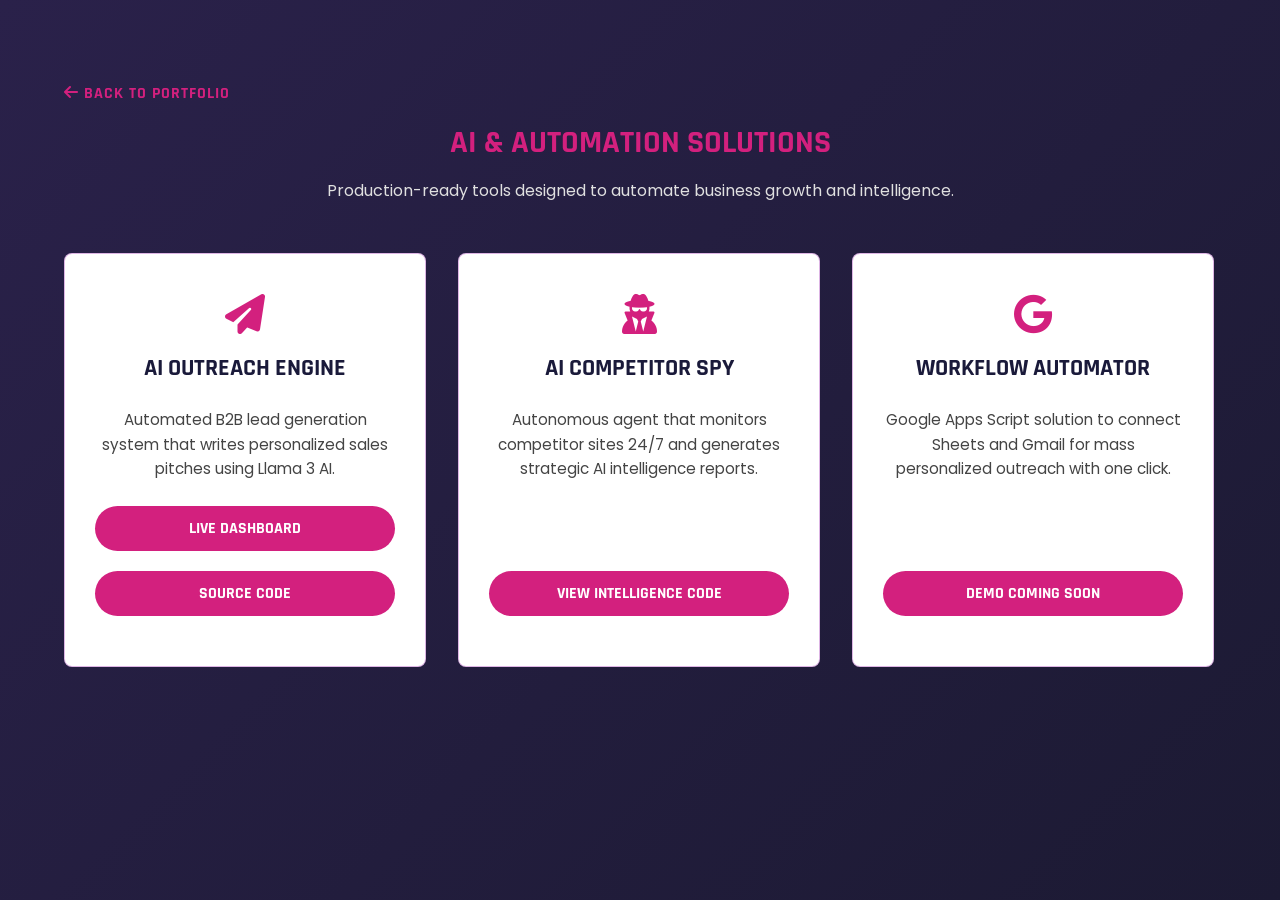
<file: tools.html>
<!DOCTYPE html>
<html lang="en">
<head>
    <meta charset="UTF-8">
    <meta name="viewport" content="width=device-width, initial-scale=1.0">
    <title>Solutions Catalog - Rehman Ali</title>
    
    <!-- Google Fonts -->
    <link rel="preconnect" href="https://fonts.googleapis.com">
    <link rel="preconnect" href="https://fonts.gstatic.com" crossorigin>
    <link href="https://fonts.googleapis.com/css2?family=Rajdhani:wght@600;700&family=Poppins:wght@300;400&display=swap" rel="stylesheet">
    
    <!-- Font Awesome -->
    <link rel="stylesheet" href="https://cdnjs.cloudflare.com/ajax/libs/font-awesome/6.4.0/css/all.min.css"/>
    
    <!-- Common CSS -->
    <link rel="stylesheet" href="style.css">

    <style>
        /* Specific Page Tweaks */
        body {
            padding: 80px 5% 50px; /* Top padding for fixed navbar if needed */
        }
        .catalog-header {
            text-align: center;
            margin-bottom: 50px;
        }
        .back-btn {
            display: inline-block;
            margin-bottom: 20px;
            color: var(--main-purple);
            text-decoration: none;
            font-weight: 700;
            font-family: 'Rajdhani';
            text-transform: uppercase;
            letter-spacing: 1px;
            transition: 0.3s;
        }
        .back-btn:hover {
            transform: translateX(-5px);
            color: white;
        }
        .expertise-cards {
            display: grid;
            grid-template-columns: repeat(auto-fit, minmax(320px, 1fr));
            gap: 30px;
            width: 100%;
            max-width: 1200px;
            margin: 0 auto;
        }
        .card {
            background: #ffffff !important;
            padding: 40px 30px !important;
            height: auto !important;
            display: flex;
            flex-direction: column;
            align-items: center;
            text-align: center;
        }
        .card i {
            font-size: 2.5rem;
            color: var(--main-purple);
            margin-bottom: 20px;
        }
        .card h3 {
            color: #1a1a3a;
            font-size: 1.5rem;
            margin-bottom: 15px;
        }
        .card p {
            color: #444 !important;
            margin-bottom: 25px;
            font-size: 0.95rem;
            line-height: 1.6;
        }
        .btn-group {
            display: flex;
            flex-direction: column;
            gap: 10px;
            width: 100%;
            margin-top: auto;
        }
        /* Mobile Specific */
        @media (max-width: 768px) {
            body { padding: 40px 5%; }
            .catalog-header h1 { font-size: 2rem; }
            .expertise-cards { grid-template-columns: 1fr; }
        }
    </style>
</head>
<body>

    <a href="index.html" class="back-btn"><i class="fas fa-arrow-left"></i> Back to Portfolio</a>

    <div class="catalog-header">
        <h1>AI & AUTOMATION SOLUTIONS</h1>
        <p>Production-ready tools designed to automate business growth and intelligence.</p>
    </div>

    <div class="expertise-cards">
        
        <!-- Tool 1: AI Outreach Engine -->
        <div class="card" data-aos="fade-up">
            <i class="fas fa-paper-plane"></i>
            <h3>AI OUTREACH ENGINE</h3>
            <p>Automated B2B lead generation system that writes personalized sales pitches using Llama 3 AI.</p>
            <div class="btn-group">
                <a href="https://docs.google.com/spreadsheets/d/1J5wem_tivZ3ZVYvIFA1MfEDgJTjDb3JolQKDva0g6Q0/edit?usp=sharing" target="_blank" class="learn-more-btn pink">Live Dashboard</a>
                <a href="https://github.com/ra0197571/AI-Lead-Gen-Outreach" target="_blank" class="learn-more-btn">Source Code</a>
            </div>
        </div>

        <!-- Tool 2: AI Competitor Spy (The New Boss Tool) -->
        <div class="card" data-aos="fade-up" data-aos-delay="100">
            <i class="fas fa-user-secret"></i>
            <h3>AI COMPETITOR SPY</h3>
            <p>Autonomous agent that monitors competitor sites 24/7 and generates strategic AI intelligence reports.</p>
            <div class="btn-group">
                <a href="https://github.com/ra0197571/AI-Competitor-Spy" target="_blank" class="learn-more-btn">View Intelligence Code</a>
            </div>
        </div>

        <!-- Tool 3: One-Click Emailer -->
        <div class="card" data-aos="fade-up" data-aos-delay="200">
            <i class="fab fa-google"></i>
            <h3>WORKFLOW AUTOMATOR</h3>
            <p>Google Apps Script solution to connect Sheets and Gmail for mass personalized outreach with one click.</p>
            <div class="btn-group">
                <a href="#" class="learn-more-btn">Demo Coming Soon</a>
            </div>
        </div>

    </div>

    <script src="https://unpkg.com/aos@next/dist/aos.js"></script>
    <script>
        AOS.init({ duration: 1000, once: true });
    </script>

</body>
</html>
</file>
<file: style.css>
/* ===== GLOBAL STYLES & VARIABLES ===== */
:root {
    --bg-gradient: linear-gradient(135deg, #2a214a, #1c1a33);
    --dark-purple: #1a1a3a;
    --main-purple: #d3207e;
    --light-purple: #ab47bc;
    --bright-blue: #3d5afe;
    --bright-pink: #d81b60;
    --text-light: #e0e0e0;
    --text-heading: #d3207e;
    --border-color:  rgba(171, 71, 188, 0.4);
    --box : #14162c;
}

html {
    scroll-behavior: smooth;
}

body {
    background-color: #6255ed;
    background-image: var(--bg-gradient);
    background-attachment: fixed;
    color: var(--text-light);
    font-family: 'Poppins', sans-serif;
    margin: 0;
    overflow-x: hidden;
}

section {
    min-height: 100vh;
    display: flex;
    flex-wrap: wrap;
    align-items: center;
    justify-content: center;
    padding: 60px 10%;
    box-sizing: border-box;
    position: relative;
    overflow: hidden;
    border-bottom: 1px solid rgba(255,255,255,0.05);
}

h1, h2, h3, h4 {
    font-family: 'Rajdhani', sans-serif;
    text-transform: uppercase;
    color: var(--text-heading);
    margin: 0;
    line-height: 1.2;
}
.section-title { width: 100%; text-align: center; margin-bottom: 40px; }
.section-title h2 { font-size: 2.8rem; }
.section-title p { max-width: 800px; margin: 10px auto 0; }

@keyframes slideInLeft {
    from { transform: translateX(-100px); opacity: 0; }
    to { transform: translateX(0); opacity: 1; }
}
@keyframes slideInRight {
    from { transform: translateX(100px); opacity: 0; }
    to { transform: translateX(0); opacity: 1; }
}
.anim-slide-in-left { animation: slideInLeft 1s ease-out forwards; }
.anim-slide-in-right { animation: slideInRight 1s ease-out forwards; }
.hero-content h2 { animation-delay: 0.2s; }
.hero-content p { animation-delay: 0.4s; }

/* ===== 1. HERO SECTION ===== */
#hero { 
    justify-content: space-between; 
    gap: 40px;
    position: relative;
}
.hero-content { flex: 1; min-width: 300px; }
.logo { width: 50px; height: 50px; border: 2px solid var(--border-color); border-radius: 50%; display: flex; align-items: center; justify-content: center; font-size: 1.8rem; font-family: 'Rajdhani'; font-weight: 700; margin-bottom: 20px; }
.hero-content h1 { font-size: 2.5rem; letter-spacing: 2px; }
.hero-content h2 { font-size: 2rem; color: var(--text-light); font-weight: 600; margin: 20px 0; }
.hero-content p { font-size: 1.1rem; }
.hero-visuals { flex: 0.8; display: flex; align-items: center; justify-content: center; position: relative; min-height: 400px; }
.profile-pic-container { position: absolute; top: -18px; right: -9%; width: 220px; height: 220px; border-radius: 50%; overflow: hidden; z-index: 10; }
.profile-pic-container img { width: 100%; height: 100%; object-fit: cover; }
.bubbles { position: absolute; top: 0; left: 0; width: 100%; height: 100%; }
.bubble { position: absolute; border-radius: 50%; background: linear-gradient(135deg, rgba(61, 90, 254, 0.5), rgba(216, 27, 96, 0.5)); animation: bubble-zoom 12s infinite ease-in-out; }
@keyframes bubble-zoom { 0%, 100% { transform: scale(1); } 50% { transform: scale(1.2); } }
.b1 { background: linear-gradient(135deg, var(--main-purple), var(--bright-pink)); width: 220px; height: 220px; top: 50%; left: 30%; transform: translate(-50%, -50%); animation-delay: 0s; }
.b2 { background: linear-gradient(135deg, var(--bright-blue), var(--light-purple)); width: 130px; height: 130px; top: 20%; left: 40%; animation-delay: 0s; }
.b3 { background: rgba(142, 68, 173, 0.6); width: 180px; height: 180px; top: 75%; left: 60%; animation-delay: 4s; }
.b4 { background: linear-gradient(135deg, var(--bright-pink), var(--bright-blue)); width: 80px; height: 80px; bottom: 5%; left: 10%; animation-delay: 6s; }
.b5 { background: rgba(61, 90, 254, 0.5); width: 60px; height: 60px; top: 10%; left: 20%; animation-delay: 1s; }
.b6 { background: linear-gradient(45deg, #4e54c8, #ab47bc); width: 150px; height: 150px; bottom: 20%; right: -10%; animation-delay: 3s; }

/* ===== 2. ABOUT SECTION ===== */
#about { gap: 50px; }
.about-visual { flex: 1; text-align: left; }
.about-visual h3 { font-size: 1.5rem; margin-bottom: 20px; }
.about-text { flex: 1.5; }
.about-text p { font-size: 1.1rem; line-height: 1.7; margin-bottom: 1.5em; }
.semi-circle-gauge { width: 350px; height: 175px; position: relative; overflow: hidden; border-top-left-radius: 175px; border-top-right-radius: 175px; background: linear-gradient(90deg, var(--bright-blue) 0%, var(--bright-blue) 33.33%, var(--bright-pink) 33.33%, var(--bright-pink) 66.66%, var(--bright-blue) 66.66%, var(--bright-blue) 100%); background-size: 300% 100%; animation: push-wipe 4s ease-in-out infinite; }
.semi-circle-gauge::after { content: ''; position: absolute; z-index: 2; background: #1c1a33; width: 200px; height: 100px; border-top-left-radius: 200px; border-top-right-radius: 200px; bottom: 0; left: 50%; transform: translateX(-50%); }
@keyframes push-wipe { 0% { background-position: 0% 0; } 50% { background-position: 100% 0; } 100% { background-position: 0% 0; } }

/* ===== 3. EXPERTISE SECTION ===== */
#expertise { flex-direction: column; }
.expertise-cards { display: flex; gap: 30px; margin-top: 20px; width: 100%; justify-content: center; }
.card { background: #ffffff; border: 1px solid var(--border-color); padding: 50px 30px; border-radius: 8px; width: 300px; text-align: center; display: flex; flex-direction: column; justify-content: space-between; min-height: 200px; }
.card h3 { color: var(--main-purple); font-size: 1.4rem; margin-bottom: 20px; }
.learn-more-btn { background: var(--dark-purple); color: white; border: 1px solid var(--light-purple); padding: 10px 25px; border-radius: 5px; cursor: pointer; font-family: 'Poppins', sans-serif; font-weight: 400; margin-top: auto; transition: background 0.3s ease, color 0.3s ease; }
.learn-more-btn:hover { background: var(--light-purple); color: white; }
.learn-more-btn.pink { background: var(--bright-pink); border-color: var(--bright-pink); }
.learn-more-btn.pink:hover { background: transparent; }

/* ===== 4 & 5. PROJECT & SPOTLIGHT SECTIONS ===== */
.project-layout { gap: 50px; justify-content: space-between; }
.text-container { flex: 1; display: flex; align-items: center; }
.visual-container { flex: 1; display: flex; justify-content: center; align-items: center; }
.bordered-box { border: 1px solid var(--border-color); padding: 30px 40px; position: relative; }
.bordered-box::before, .bordered-box::after { content: ''; position: absolute; width: 12px; height: 12px; border-color: var(--light-purple); border-style: solid; }
.bordered-box::before { top: -1px; left: -1px; border-width: 2px 0 0 2px; }
.bordered-box::after { bottom: -1px; right: -1px; border-width: 0 2px 2px 0; }
.bordered-box h3 { font-size: 2rem; margin-bottom: 20px; }
.bordered-box p { line-height: 1.7; }
.bordered-box ul { padding-left: 20px; }
.bordered-box ul li { margin-bottom: 10px; line-height: 1.7; }
.video-circle { width: 350px; height: 350px; border-radius: 50%; padding: 15px; position: relative; background: linear-gradient(45deg, var(--bright-blue), var(--bright-pink)); }
.video-circle video { width: 100%; height: 100%; object-fit: cover; border-radius: 50%; }
.play-icon { position: absolute; top: 50%; left: 50%; transform: translate(-50%, -50%); font-size: 2rem; color: white; background: rgba(0,0,0,0.4); width: 70px; height: 70px; border-radius: 50%; display: flex; align-items: center; justify-content: center; padding-left: 5px; box-sizing: border-box; }

/* ===== 6. SAMPLE PROJECTS SECTION ===== */
#sample-projects { flex-direction: column; }
.sample-cards { display: flex; gap: 40px; margin-top: 20px; }
.sample-card { background: rgba(255, 255, 255, 0.03); padding: 20px; border-radius: 8px; flex: 1; }
.sample-card img { width: 100%; border-radius: 5px; margin-bottom: 15px; border: 1px solid var(--border-color); }
.sample-card h4 { font-size: 1.3rem; margin-bottom: 10px; }

/* ===== 7. EXPERIENCE SECTION ===== */
#experience { gap: 50px; }
.experience-visual { flex: 1; }
.experience-visual img { width: 143%; border-radius: 15px; }
.experience-details { flex: 1.5; }
.experience-details h2 { font-size: 2.8rem; margin-bottom: 30px; }
.experience-box { border: 1px solid var(--border-color); padding: 20px; margin-bottom: 20px; border-radius: 5px; background: rgba(0,0,0,0.1); }
.experience-box p { margin: 0; line-height: 1.6; }

/* ===== 8. CONTACT SECTION (GRAPH PART UPDATED) ===== */
.contact-box { width: 100%; }
.contact-detail { margin-bottom: 25px; }
.social-links { border-top: 1px solid var(--border-color); padding-top: 15px; margin-top: 20px; display: flex; align-items: center; }
.social-links span { font-family: 'Rajdhani'; font-weight: 600; text-transform: uppercase; margin-right: 20px; }
.social-links a { color: var(--text-light); text-decoration: none; font-size: 1.2rem; width: 40px; height: 40px; display: inline-flex; justify-content: center; align-items: center; border: 1px solid var(--border-color); border-radius: 50%; margin: 0 5px; transition: background 0.3s; }
.social-links a:hover { background: var(--main-purple); }

/* Yahan maine aapke graph-container ki styling ko theek kar diya hai */
.graph-container {
    border: 1px solid var(--border-color);
    background-color: #1a1a2e; /* Dark background for the graph */
    padding: 20px;
    border-radius: 15px; /* Softer corners */
    overflow: hidden; /* Crucial to contain the animation */
    width: 100%; /* Take full width of its parent */
    height: 350px; /* Give it a fixed height to look good */
    box-sizing: border-box; /* To include padding in width/height */
}
/* Yeh canvas ko container mein fit karne ke liye hai (Correction from 200% to 100%) */
#animatedGraphCanvas {
    display: block;
    width: 100%;
    height: 100%;
}


/* ===== RESPONSIVE DESIGN FOR MOBILE ===== */
@media (max-width: 992px) {
    section { padding: 60px 5%; }
    .project-layout, #experience, #about, #hero { flex-direction: column; }
    #hero { flex-direction: column-reverse; text-align: center; }
    .profile-pic-container { 
        position: relative;
        top: auto; 
        right: auto;
        margin: 0 auto 40px auto; 
        width: 180px;
        height: 180px;
    }
    .hero-content { margin-top: 0; }
    .hero-content h1 {font-size: 2rem;}
    .hero-content h2 {font-size: 1.5rem;}
    .expertise-cards, .sample-cards { flex-direction: column; }
    .card, .sample-card { width: auto; }
    .about-visual { text-align: center; }
    .semi-circle-gauge { margin: 0 auto; width: 300px; height: 150px; }
    #experience, #contact.project-layout { flex-direction: column; }
    .experience-visual { margin-bottom: 30px; }
}
/* ===== START: HOVER EFFECT FOR BOXES ===== */
/* Isse boxes par mouse le jaane par effect aayega */

/* Step 1: Hum sabhi boxes ko bata rahe hain ke effect smooth (dheere se) ho */
.card,
.sample-card,
.bordered-box,
.experience-box {
    transition: transform 0.3s ease, border-color 0.3s ease, box-shadow 0.3s ease;
}

/* Step 2: Hum bata rahe hain ke mouse le jaane par kya karna hai */
.card:hover,
.sample-card:hover,
.bordered-box:hover,
.experience-box:hover {
    transform: scale(1.03); /* Box ko thora sa zoom karein (3%) */
    border-color: var(--bright-pink); /* Border ka color pink karein */
    box-shadow: 0 8px 25px rgba(0, 0, 0, 0.2); /* Thora sa shadow add karein taake utha hua lage */
}

/* Yeh .bordered-box ke kono (corners) ko bhi pink kar dega */
.bordered-box:hover::before,
.bordered-box:hover::after {
    border-color: var(--bright-pink);
    transition: border-color 0.3s ease; /* Isme bhi transition daal di */
}

/* ===== END: HOVER EFFECT FOR BOXES ===== *//* ===== GLOBAL STYLES & VARIABLES ===== */
:root {
    --bg-gradient: linear-gradient(135deg, #2a214a, #1c1a33);
    --dark-purple: #1a1a3a;
    --main-purple: #d3207e;
    --light-purple: #ab47bc;
    --bright-blue: #3d5afe;
    --bright-pink: #d81b60;
    --text-light: #e0e0e0;
    --text-heading: #d3207e;
    --border-color: rgba(171, 71, 188, 0.4);
    --box-bg: rgba(20, 22, 44, 0.7);
}

html {
    scroll-behavior: smooth;
    scroll-padding-top: 80px; /* Navbar ki height ke liye padding */
}

body {
    background-color: #6255ed;
    background-image: var(--bg-gradient);
    background-attachment: fixed;
    color: var(--text-light);
    font-family: 'Poppins', sans-serif;
    margin: 0;
    overflow-x: hidden;
}

section {
    min-height: 100vh;
    display: flex;
    flex-wrap: wrap;
    align-items: center;
    justify-content: center;
    padding: 100px 10%;
    box-sizing: border-box;
    position: relative;
    overflow: hidden;
    border-bottom: 1px solid rgba(255,255,255,0.05);
}

h1, h2, h3, h4 {
    font-family: 'Rajdhani', sans-serif;
    text-transform: uppercase;
    color: var(--text-heading);
    margin: 0;
    line-height: 1.2;
}
.section-title { width: 100%; text-align: center; margin-bottom: 40px; }
.section-title h2 { font-size: 2.8rem; }
.section-title p { max-width: 800px; margin: 10px auto 0; }

@keyframes slideInLeft {
    from { transform: translateX(-100px); opacity: 0; }
    to { transform: translateX(0); opacity: 1; }
}
@keyframes slideInRight {
    from { transform: translateX(100px); opacity: 0; }
    to { transform: translateX(0); opacity: 1; }
}
.anim-slide-in-left { animation: slideInLeft 1s ease-out forwards; }
.anim-slide-in-right { animation: slideInRight 1s ease-out forwards; }
.hero-content h2 { animation-delay: 0.2s; }
.hero-content p { animation-delay: 0.4s; }

/* ===== NAVBAR ===== */
.navbar {
    background: rgba(28, 26, 51, 0.8);
    backdrop-filter: blur(10px);
    -webkit-backdrop-filter: blur(10px);
    border-bottom: 1px solid rgba(255,255,255,0.1);
    display: flex;
    justify-content: space-between;
    align-items: center;
    padding: 0 10%;
    height: 70px;
    position: fixed;
    top: 0;
    left: 0;
    width: 80%;
    z-index: 1000;
}
.nav-logo {
    font-size: 1.8rem;
    font-family: 'Rajdhani', sans-serif;
    font-weight: 700;
    color: var(--text-heading);
    text-decoration: none;
    border: 2px solid var(--border-color);
    width: 40px;
    height: 40px;
    display: flex;
    align-items: center;
    justify-content: center;
    border-radius: 50%;
}
.nav-links a {
    color: var(--text-light);
    text-decoration: none;
    margin: 0 15px;
    font-weight: 400;
    transition: color 0.3s ease;
}
.nav-links a:hover, .nav-links a.active {
    color: var(--bright-pink);
}


/* ===== 1. HERO SECTION ===== */
#hero { 
    justify-content: space-between; 
    gap: 40px;
    position: relative;
}
.hero-content { flex: 1; min-width: 300px; }
.hero-content h1 { font-size: 2.5rem; letter-spacing: 2px; }
.hero-content h2 { font-size: 2rem; color: var(--text-light); font-weight: 600; margin: 20px 0; }
.hero-content p { font-size: 1.1rem; }
.hero-visuals { flex: 0.8; display: flex; align-items: center; justify-content: center; position: relative; min-height: 400px; }
.profile-pic-container { position: absolute; top: 50%; left: 50%; transform: translate(-50%, -50%); width: 220px; height: 220px; border-radius: 50%; overflow: hidden; z-index: 10; border: 3px solid var(--bright-pink);}
.profile-pic-container img { width: 100%; height: 100%; object-fit: cover; }
.bubbles { position: absolute; top: 0; left: 0; width: 100%; height: 100%; }
.bubble { position: absolute; border-radius: 50%; background: linear-gradient(135deg, rgba(61, 90, 254, 0.5), rgba(216, 27, 96, 0.5)); animation: bubble-zoom 12s infinite ease-in-out; }
@keyframes bubble-zoom { 0%, 100% { transform: scale(1); } 50% { transform: scale(1.2); } }
.b1 { background: linear-gradient(135deg, var(--main-purple), var(--bright-pink)); width: 220px; height: 220px; top: 50%; left: 30%; transform: translate(-50%, -50%); animation-delay: 0s; }
.b2 { background: linear-gradient(135deg, var(--bright-blue), var(--light-purple)); width: 130px; height: 130px; top: 20%; left: 40%; animation-delay: 0s; }
.b3 { background: rgba(142, 68, 173, 0.6); width: 180px; height: 180px; top: 75%; left: 60%; animation-delay: 4s; }
.b4 { background: linear-gradient(135deg, var(--bright-pink), var(--bright-blue)); width: 80px; height: 80px; bottom: 5%; left: 10%; animation-delay: 6s; }
.b5 { background: rgba(61, 90, 254, 0.5); width: 60px; height: 60px; top: 10%; left: 20%; animation-delay: 1s; }
.b6 { background: linear-gradient(45deg, #4e54c8, #ab47bc); width: 150px; height: 150px; bottom: 20%; right: -10%; animation-delay: 3s; }

/* ===== 2. ABOUT SECTION ===== */
#about { gap: 50px; }
.about-visual { flex: 1; text-align: left; }
.about-visual h3 { font-size: 1.5rem; margin-bottom: 20px; }
.about-text { flex: 1.5; }
.about-text p { font-size: 1.1rem; line-height: 1.7; margin-bottom: 1.5em; }
.semi-circle-gauge { width: 350px; height: 175px; position: relative; overflow: hidden; border-top-left-radius: 175px; border-top-right-radius: 175px; background: linear-gradient(90deg, var(--bright-blue) 0%, var(--bright-blue) 33.33%, var(--bright-pink) 33.33%, var(--bright-pink) 66.66%, var(--bright-blue) 66.66%, var(--bright-blue) 100%); background-size: 300% 100%; animation: push-wipe 4s ease-in-out infinite; }
.semi-circle-gauge::after { content: ''; position: absolute; z-index: 2; background: #1c1a33; width: 200px; height: 100px; border-top-left-radius: 200px; border-top-right-radius: 200px; bottom: 0; left: 50%; transform: translateX(-50%); }
@keyframes push-wipe { 0% { background-position: 0% 0; } 50% { background-position: 100% 0; } 100% { background-position: 0% 0; } }

/* ===== 3. EXPERTISE TABS SECTION ===== */
#expertise { flex-direction: column; }
.tabs-container {
    width: 100%;
    max-width: 900px;
    background: var(--box-bg);
    border: 1px solid var(--border-color);
    border-radius: 8px;
    padding: 30px;
}
.tab-buttons {
    display: flex;
    border-bottom: 1px solid var(--border-color);
    margin-bottom: 20px;
}
.tab-button {
    background: transparent;
    border: none;
    color: var(--text-light);
    padding: 15px 25px;
    font-size: 1rem;
    font-family: 'Poppins', sans-serif;
    cursor: pointer;
    transition: color 0.3s ease, border-bottom 0.3s ease;
    border-bottom: 3px solid transparent;
    margin-bottom: -1px; /* To align with container border */
}
.tab-button.active {
    color: var(--bright-pink);
    border-bottom-color: var(--bright-pink);
}
.tab-content {
    display: none;
    animation: fadeIn 0.5s ease;
}
.tab-content.active {
    display: block;
}
.tab-content h3 { font-size: 1.6rem; margin-bottom: 15px; }
.tab-content p { line-height: 1.7; }
@keyframes fadeIn { from { opacity: 0; } to { opacity: 1; } }

/* ===== 4 & 5. PROJECT & SPOTLIGHT SECTIONS ===== */
.project-layout { gap: 50px; justify-content: space-between; }
.text-container { flex: 1; display: flex; align-items: center; }
.visual-container { flex: 1; display: flex; justify-content: center; align-items: center; }
.bordered-box { border: 1px solid var(--border-color); padding: 30px 40px; position: relative; background: var(--box-bg); border-radius: 8px; }
.bordered-box::before, .bordered-box::after { content: ''; position: absolute; width: 12px; height: 12px; border-color: var(--light-purple); border-style: solid; transition: border-color 0.3s ease; }
.bordered-box::before { top: -1px; left: -1px; border-width: 2px 0 0 2px; }
.bordered-box::after { bottom: -1px; right: -1px; border-width: 0 2px 2px 0; }
.bordered-box h3 { font-size: 2rem; margin-bottom: 20px; }
.bordered-box p { line-height: 1.7; }
.bordered-box ul { padding-left: 20px; }
.bordered-box ul li { margin-bottom: 10px; line-height: 1.7; }
.video-circle { width: 350px; height: 350px; border-radius: 50%; padding: 15px; position: relative; background: linear-gradient(45deg, var(--bright-blue), var(--bright-pink)); }
.video-circle video { width: 100%; height: 100%; object-fit: cover; border-radius: 50%; }
.play-icon { position: absolute; top: 50%; left: 50%; transform: translate(-50%, -50%); font-size: 2rem; color: white; background: rgba(0,0,0,0.4); width: 70px; height: 70px; border-radius: 50%; display: flex; align-items: center; justify-content: center; padding-left: 5px; box-sizing: border-box; }

/* ===== 6. SAMPLE PROJECTS SECTION ===== */
#sample-projects { flex-direction: column; }
.sample-cards { display: flex; gap: 40px; margin-top: 20px; }
.sample-card { background: var(--box-bg); border: 1px solid var(--border-color); padding: 20px; border-radius: 8px; flex: 1; }
.sample-card img { width: 100%; border-radius: 5px; margin-bottom: 15px; border: 1px solid var(--border-color); }
.sample-card h4 { font-size: 1.3rem; margin-bottom: 10px; }

/* ===== 7. EXPERIENCE SECTION ===== */
#experience { gap: 50px; }
.experience-visual { flex: 1; }
.experience-visual img { max-width: 100%; border-radius: 15px; }
.experience-details { flex: 1.5; }
.experience-details h2 { font-size: 2.8rem; margin-bottom: 30px; }
.experience-box { border: 1px solid var(--border-color); padding: 20px; margin-bottom: 20px; border-radius: 5px; background: var(--box-bg); }
.experience-box p { margin: 0; line-height: 1.6; }

/* ===== 8. CONTACT SECTION (WITH FORM) ===== */
#contact {
    align-items: stretch; /* To make columns equal height */
}
.contact-container {
    display: flex;
    width: 100%;
    background: var(--box-bg);
    border: 1px solid var(--border-color);
    border-radius: 8px;
    overflow: hidden;
}
.contact-info {
    flex: 1;
    padding: 40px;
    border-right: 1px solid var(--border-color);
}
.contact-info h3 {
    font-size: 2rem;
    margin-bottom: 20px;
}
.info-item {
    display: flex;
    align-items: center;
    margin: 20px 0;
    font-size: 1.1rem;
}
.info-item i {
    color: var(--bright-pink);
    font-size: 1.5rem;
    margin-right: 15px;
    width: 25px;
    text-align: center;
}
.social-links { 
    margin-top: 30px; 
    padding-top: 20px; 
    border-top: 1px solid var(--border-color);
}
.social-links a { 
    color: var(--text-light); 
    text-decoration: none; 
    font-size: 1.2rem; 
    width: 40px; height: 40px; 
    display: inline-flex; justify-content: center; align-items: center; 
    border: 1px solid var(--border-color); 
    border-radius: 50%; margin-right: 10px; 
    transition: background 0.3s, border-color 0.3s; 
}
.social-links a:hover { 
    background: var(--main-purple); 
    border-color: var(--main-purple);
}

.contact-form-wrapper {
    flex: 1.5;
    padding: 40px;
}
.form-group {
    margin-bottom: 20px;
}
#contact-form input, #contact-form textarea {
    width: 100%;
    padding: 15px;
    background: #1c1a33;
    border: 1px solid var(--border-color);
    border-radius: 5px;
    color: var(--text-light);
    font-family: 'Poppins', sans-serif;
    font-size: 1rem;
    box-sizing: border-box;
    transition: border-color 0.3s ease;
}
#contact-form input:focus, #contact-form textarea:focus {
    outline: none;
    border-color: var(--bright-pink);
}

/* ===== BUTTONS ===== */
.learn-more-btn { 
    background: transparent; 
    color: white; 
    border: 1px solid var(--light-purple); 
    padding: 12px 30px; 
    border-radius: 5px; cursor: pointer; 
    font-family: 'Poppins', sans-serif; 
    font-weight: 400; 
    text-transform: uppercase;
    text-decoration: none;
    display: inline-block;
    transition: background 0.3s ease, color 0.3s ease; 
}
.learn-more-btn:hover { 
    background: var(--light-purple); 
    color: white; 
}
.learn-more-btn.pink { 
    border-color: var(--bright-pink); 
    color: var(--bright-pink);
}
.learn-more-btn.pink:hover { 
    background: var(--bright-pink);
    color: white; 
}


/* ===== HOVER EFFECTS FOR BOXES (CONSOLIDATED) ===== */
.sample-card, .bordered-box, .experience-box {
    transition: transform 0.3s ease, border-color 0.3s ease, box-shadow 0.3s ease;
}
.sample-card:hover, .bordered-box:hover, .experience-box:hover {
    transform: translateY(-10px);
    border-color: var(--bright-pink);
    box-shadow: 0 10px 30px rgba(0, 0, 0, 0.3);
}
.bordered-box:hover::before, .bordered-box:hover::after {
    border-color: var(--bright-pink);
}

/* ===== RESPONSIVE DESIGN FOR MOBILE ===== */
@media (max-width: 992px) {
    html { scroll-padding-top: 60px; }
    .navbar { height: 60px; padding: 0 5%; width: 90%; }
    .nav-links a { margin: 0 10px; font-size: 0.9rem; }
    
    section { padding: 80px 5%; }
    
    .project-layout, #experience, #about, #hero { flex-direction: column; }
    #hero { flex-direction: column-reverse; text-align: center; }
    
    .profile-pic-container { 
        position: relative;
        top: auto; left: auto; transform: none;
        margin: 0 auto 40px auto; 
        width: 180px; height: 180px;
    }
    .hero-content { margin-top: 0; }
    .hero-content h1 {font-size: 2rem;}
    .hero-content h2 {font-size: 1.5rem;}
    
    .about-visual { text-align: center; }
    .semi-circle-gauge { margin: 0 auto; width: 300px; height: 150px; }
    
    .tab-buttons { flex-wrap: wrap; justify-content: center; }
    .tab-button { font-size: 0.9rem; padding: 12px 15px; }

    .sample-cards { flex-direction: column; }
    
    #experience, #contact.project-layout { flex-direction: column; }
    .experience-visual { margin-bottom: 30px; }

    .contact-container { flex-direction: column; }
    .contact-info { border-right: none; border-bottom: 1px solid var(--border-color); }
}

@media (max-width: 768px) {
    .nav-links { display: none; /* Simple hiding for now, can be replaced with a hamburger menu later */ }
}
/* style.css ke akhir mein paste karein */

#form-status {
    margin-top: 20px;
    padding: 15px;
    border-radius: 5px;
    text-align: center;
    font-weight: 500;
    display: none; /* Shuru mein chupa hua hoga */
}

#form-status.success {
    background-color: rgba(46, 204, 113, 0.2); /* Green background */
    color: #2ecc71; /* Green text */
    display: block; /* Success par dikhana hai */
}

#form-status.error {
    background-color: rgba(231, 76, 60, 0.2); /* Red background */
    color: #e74c3c; /* Red text */
    display: block; /* Error par dikhana hai */
}
/* Expertise Card Text Fix - For White Background */
.card p {
    color: #222222 !important; /* Deep Black/Gray taake parha jaye */
    font-size: 0.95rem !important;
    line-height: 1.6 !important;
    margin-top: 10px;
    margin-bottom: 20px;
    text-transform: none; /* Description ko capital nahi hona chahiye */
}

/* Button ko Professional Look Do */
.learn-more-btn {
    background-color: #d3207e !important; /* Pink color */
    color: #ffffff !important; /* White text */
    padding: 12px 25px !important;
    border-radius: 30px !important; /* Round corners */
    border: none !important;
    font-family: 'Rajdhani', sans-serif;
    font-weight: 700;
    text-decoration: none;
    display: inline-block;
    cursor: pointer;
    transition: 0.3s ease-in-out;
}

.learn-more-btn:hover {
    background-color: #1a1a3a !important; /* Hover par dark purple */
    transform: translateY(-3px); /* Thora sa upar uthay ga */
    box-shadow: 0 5px 15px rgba(211, 32, 126, 0.4);
}
.card .learn-more-btn {
    margin-bottom: 10px !important; /* Buttons ke darmiyan gap ke liye */
}
/* ===== TARGETED MOBILE RESPONSIVENESS ===== */
@media (max-width: 992px) {
    /* 1. Navbar ko mobile par poora karo */
    .navbar {
        width: 100% !important;
        left: 0 !important;
        padding: 0 5% !important;
        box-sizing: border-box;
    }

    /* 2. Hero Section ko stack karo taake picture upar niche ho jaye */
    #hero {
        flex-direction: column-reverse !important;
        text-align: center !important;
        padding-top: 120px !important;
        padding-bottom: 50px !important;
    }

    /* 3. Profile picture ko center mein laao */
    .profile-pic-container {
        position: relative !important;
        right: auto !important;
        top: auto !important;
        margin: 0 auto 30px !important;
        width: 200px !important;
        height: 200px !important;
    }

    /* 4. Expertise Cards ko aik line mein laao */
    .expertise-cards {
        flex-direction: column !important;
        align-items: center !important;
        gap: 20px !important;
    }

    .card {
        width: 100% !important;
        max-width: 350px !important;
    }

    /* 5. Project Layouts ko stack karo */
    .project-layout {
        flex-direction: column !important;
        text-align: center !important;
    }

    .video-circle {
        width: 250px !important;
        height: 250px !important;
        margin: 0 auto !important;
    }

    /* 6. Section ki padding kam karo mobile ke liye */
    section {
        padding: 60px 5% !important;
    }
}
</file>
